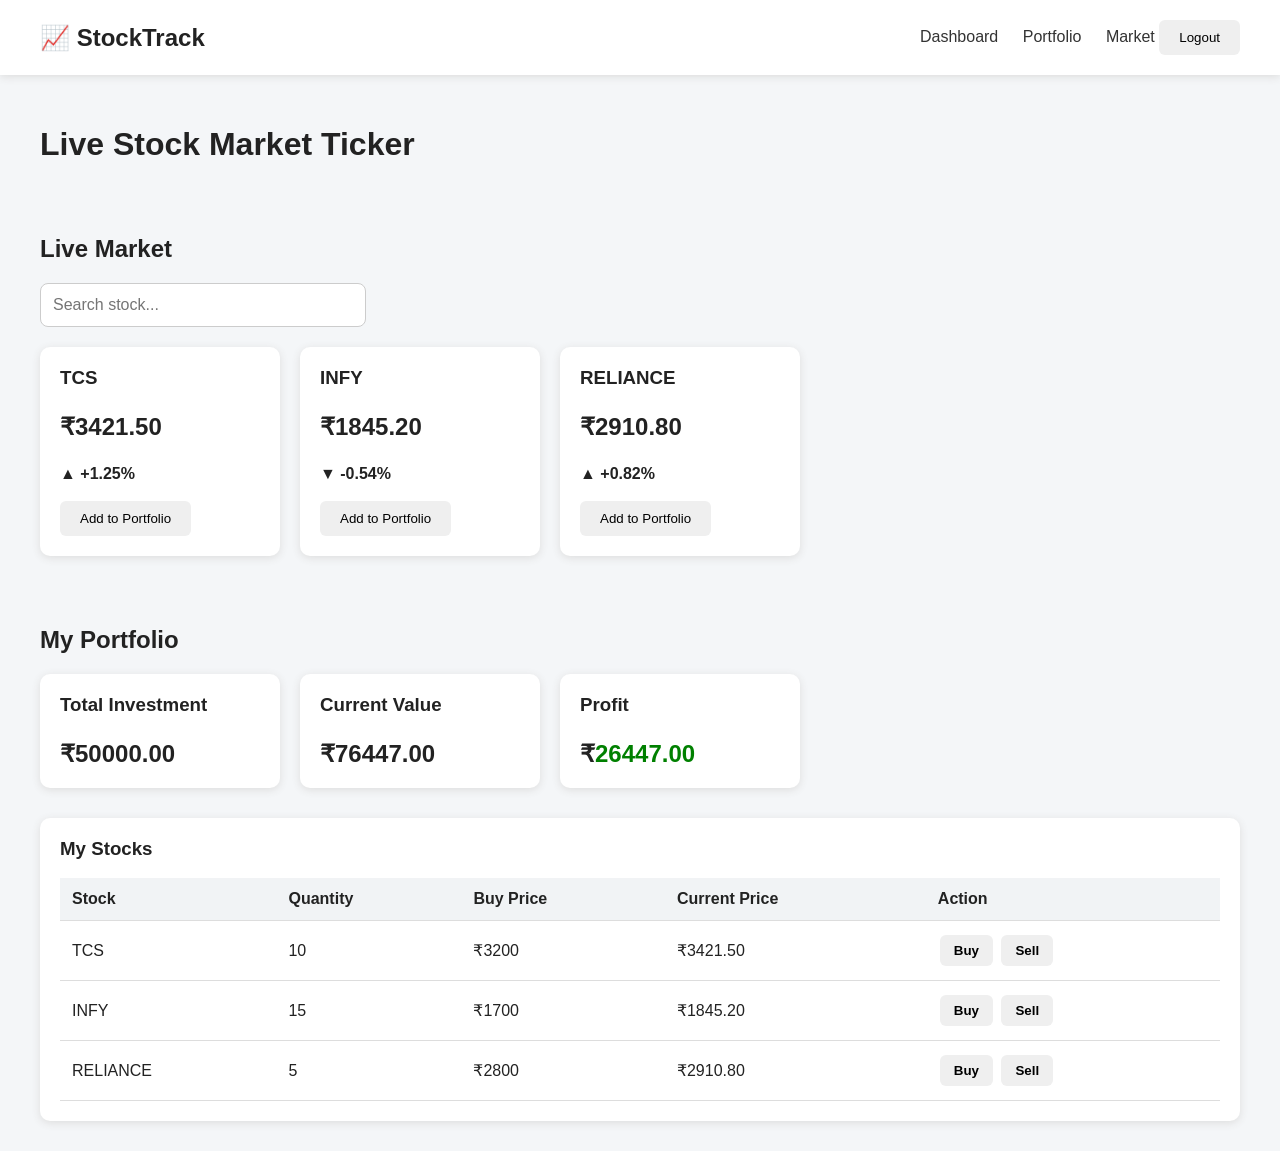
<file: index.html>
<!DOCTYPE html>
<html>

<head>
    <meta name="viewport" content="width=device-width, initial-scale=1.0">
    <title>Live Stock Market</title>
    <link rel="stylesheet" href="style.css">
</head>

<body>

    <nav>
        <h2>📈 StockTrack</h2>

        <div>
            <a href="#dashboard">Dashboard</a>
            <a href="#portfolio">Portfolio</a>
            <a href="#market">Market</a>
            <button onclick="logout()">Logout</button>
        </div>
    </nav>


    <h1 id="dashboard">Live Stock Market Ticker</h1>


    <!-- Live Market -->
    <section class="market" id="market">

        <h2>Live Market</h2>

        <input
            type="text"
            id="stock-search"
            placeholder="Search stock..."
        >

        <div class="stock-container">

            <div class="stock-card">
                <h3>TCS</h3>
                <p id="tcs-price">₹3421.50</p>
                <span id="tcs-change">▲ +1.25%</span>
                <br><br>

                <button onclick="addStock('TCS')">
                    Add to Portfolio
                </button>
            </div>


            <div class="stock-card">
                <h3>INFY</h3>
                <p id="infy-price">₹1845.20</p>
                <span id="infy-change">▼ -0.54%</span>
                <br><br>

                <button onclick="addStock('INFY')">
                    Add to Portfolio
                </button>
            </div>


            <div class="stock-card">
                <h3>RELIANCE</h3>
                <p id="reliance-price">₹2910.80</p>
                <span id="reliance-change">▲ +0.82%</span>
                <br><br>

                <button onclick="addStock('RELIANCE')">
                    Add to Portfolio
                </button>
            </div>

        </div>

    </section>


    <!-- Portfolio -->
    <section class="portfolio" id="portfolio">

        <h2>My Portfolio</h2>


        <div class="summary-container">

            <div class="summary-card">
                <h3>Total Investment</h3>
                <p>₹<span id="total-investment">50000</span></p>
            </div>


            <div class="summary-card">
                <h3>Current Value</h3>
                <p>₹<span id="current-value">52500</span></p>
            </div>


            <div class="summary-card">
                <h3>Profit</h3>
                <p>₹<span id="profit">2500</span></p>
            </div>

        </div>


        <div class="holdings">

            <h3>My Stocks</h3>

            <table>

                <tr>
                    <th>Stock</th>
                    <th>Quantity</th>
                    <th>Buy Price</th>
                    <th>Current Price</th>
                    <th>Action</th>
                </tr>


                <tr>
                    <td>TCS</td>
                    <td id="tcs-quantity">10</td>
                    <td>₹3200</td>
                    <td id="tcs-current-price">₹3421.50</td>

                    <td>
                        <button onclick="buyStock('TCS')">
                            Buy
                        </button>

                        <button onclick="sellStock('TCS')">
                            Sell
                        </button>
                    </td>
                </tr>


                <tr>
                    <td>INFY</td>
                    <td id="infy-quantity">15</td>
                    <td>₹1700</td>
                    <td id="infy-current-price">₹1845.20</td>

                    <td>
                        <button onclick="buyStock('INFY')">
                            Buy
                        </button>

                        <button onclick="sellStock('INFY')">
                            Sell
                        </button>
                    </td>
                </tr>


                <tr>
                    <td>RELIANCE</td>
                    <td id="reliance-quantity">5</td>
                    <td>₹2800</td>
                    <td id="reliance-current-price">₹2910.80</td>

                    <td>
                        <button onclick="buyStock('RELIANCE')">
                            Buy
                        </button>

                        <button onclick="sellStock('RELIANCE')">
                            Sell
                        </button>
                    </td>
                </tr>

            </table>

        </div>

    </section>


    <script src="script.js"></script>

</body>

</html>
</file>
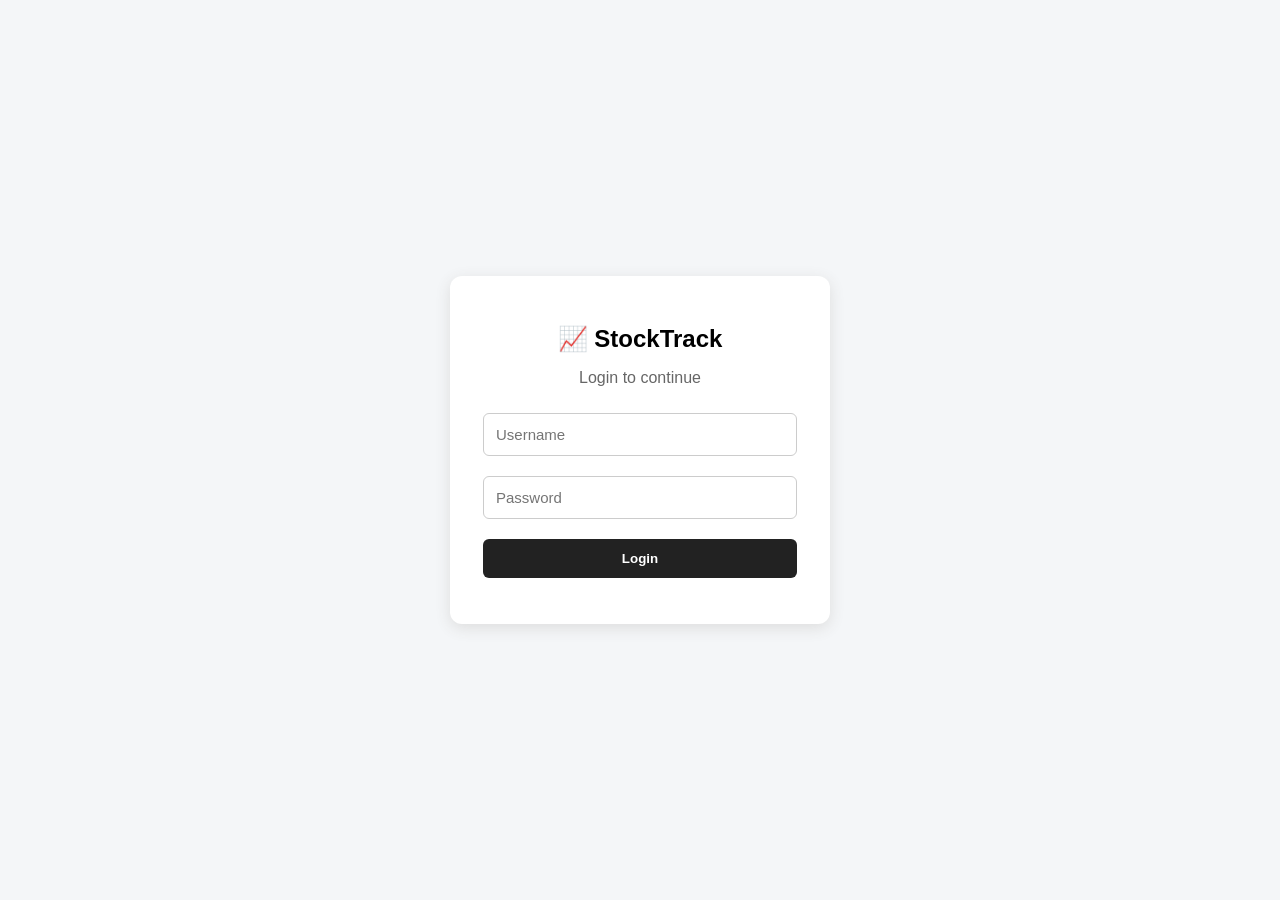
<file: login.html>
<!DOCTYPE html>
<html>
<head>
    <meta name="viewport" content="width=device-width, initial-scale=1.0">
    <title>StockTrack Login</title>
    <link rel="stylesheet" href="login.css">
</head>

<body>

    <div class="login-box">

        <h2>📈 StockTrack</h2>
        <p>Login to continue</p>

        <input type="text" id="username" placeholder="Username">

        <input type="password" id="password" placeholder="Password">

        <button onclick="login()">Login</button>

        <p id="message"></p>

    </div>

    <script>
        function login() {

            let username = document.getElementById("username").value;
            let password = document.getElementById("password").value;
            let message = document.getElementById("message");

            if (username === "admin" && password === "1234") {

                message.innerText = "Login successful!";
                message.style.color = "green";

                setTimeout(function() {
                    window.location.href = "index.html";
                }, 500);

            } else {

                message.innerText = "Invalid username or password!";
                message.style.color = "red";

            }
        }
    </script>

</body>
</html>
</file>
<file: style.css>
body {
    font-family: Arial, sans-serif;
    margin: 0;
    background-color: #f4f6f8;
    color: #222;
}

nav {
    display: flex;
    justify-content: space-between;
    align-items: center;
    padding: 20px 40px;
    background-color: white;
    box-shadow: 0 2px 8px #ddd;
}

nav h2 {
    margin: 0;
}

nav a {
    margin-left: 20px;
    text-decoration: none;
    color: #333;
}

h1 {
    padding: 30px 40px 10px;
}

.market {
    padding: 20px 40px;
}

.stock-container {
    display: flex;
    gap: 20px;
    flex-wrap: wrap;
}

.stock-card {
    background-color: white;
    padding: 20px;
    width: 200px;
    border-radius: 10px;
    box-shadow: 0 2px 8px #ddd;
}

.stock-card h3 {
    margin-top: 0;
}

.stock-card p {
    font-size: 24px;
    font-weight: bold;
}

.stock-card span {
    font-weight: bold;
}

.portfolio {
    padding: 30px 40px;
}

.portfolio-card {
    background-color: white;
    padding: 20px;
    width: 350px;
    border-radius: 10px;
    box-shadow: 0 2px 8px #ddd;
}

.portfolio-card h3 {
    margin-top: 0;
}

.portfolio-card p {
    font-size: 18px;
    margin: 12px 0;
}

button {
    padding: 10px 20px;
    border: none;
    border-radius: 6px;
    cursor: pointer;
}
.holdings {
    margin-top: 25px;
    background-color: white;
    padding: 20px;
    border-radius: 10px;
    box-shadow: 0 2px 8px #ddd;
}

.holdings h3 {
    margin-top: 0;
}

table {
    width: 100%;
    border-collapse: collapse;
}

th, td {
    padding: 12px;
    text-align: left;
    border-bottom: 1px solid #ddd;
}

th {
    background-color: #f1f3f5;
}
#stock-search {
    width: 300px;
    padding: 12px;
    margin-bottom: 20px;
    border: 1px solid #ccc;
    border-radius: 8px;
    font-size: 16px;
    outline: none;
}

#stock-search:focus {
    border-color: #555;
}
.summary-container {
    display: flex;
    gap: 20px;
    flex-wrap: wrap;
    margin-bottom: 30px;
}

.summary-card {
    background-color: white;
    padding: 20px;
    width: 200px;
    border-radius: 10px;
    box-shadow: 0 2px 8px #ddd;
}

.summary-card h3 {
    margin-top: 0;
}

.summary-card p {
    font-size: 24px;
    font-weight: bold;
    margin-bottom: 0;
}
.holdings button {
    padding: 8px 14px;
    margin: 2px;
    border: none;
    border-radius: 6px;
    cursor: pointer;
    font-weight: bold;
}

.holdings button:hover {
    opacity: 0.8;
}
@media (max-width: 600px) {

    nav {
        padding: 15px 20px;
        flex-direction: column;
        gap: 10px;
    }

    nav a {
        margin-left: 10px;
        margin-right: 10px;
    }

    h1 {
        padding: 20px;
        font-size: 28px;
    }

    .market,
    .portfolio {
        padding: 20px;
    }

    .stock-container {
        flex-direction: column;
    }

    .stock-card {
        width: auto;
    }

    .summary-container {
        flex-direction: column;
    }

    .summary-card {
        width: auto;
    }

    .holdings {
        overflow-x: auto;
    }

    table {
        min-width: 600px;
    }
}
</file>
<file: login.css>
body {
    font-family: Arial, sans-serif;
    margin: 0;
    min-height: 100vh;
    display: flex;
    justify-content: center;
    align-items: center;
    background-color: #f4f6f8;
}

.login-box {
    background-color: white;
    width: 320px;
    padding: 30px;
    border-radius: 12px;
    box-shadow: 0 4px 15px #ddd;
    text-align: center;
}

.login-box h2 {
    margin-bottom: 8px;
}

.login-box p {
    color: #666;
}

.login-box input {
    width: 90%;
    padding: 12px;
    margin: 10px 0;
    border: 1px solid #ccc;
    border-radius: 6px;
    font-size: 15px;
}

.login-box button {
    width: 98%;
    padding: 12px;
    margin-top: 10px;
    border: none;
    border-radius: 6px;
    cursor: pointer;
    font-weight: bold;
    background-color: #222;
    color: white;
}

.login-box button:hover {
    opacity: 0.8;
}

#message {
    font-weight: bold;
    margin-top: 15px;
}
</file>
